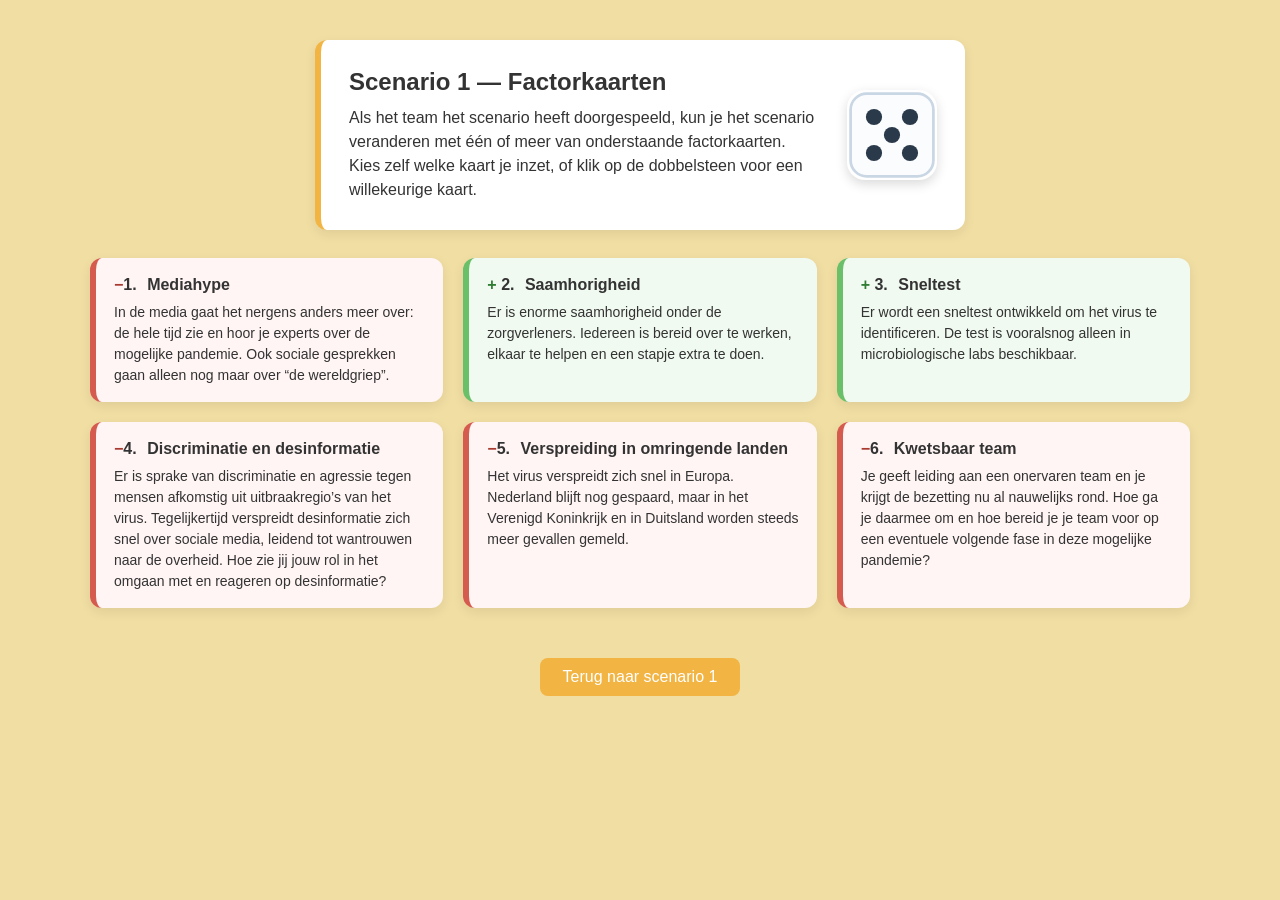
<file: factor_scenario1.html>
<!DOCTYPE html>
<html lang="nl">
<head>
  <meta charset="UTF-8">
  <meta name="viewport" content="width=device-width, initial-scale=1">
  <link rel="icon" type="image/png" href="favicon.png">
  <link rel="apple-touch-icon" href="apple-touch-icon.png">
  <title>Scenario 1 — Factorkaarten</title>

  <style>
    :root { --accent: #f2b443; --bg: #f1dea3; }
  </style>
  <link rel="stylesheet" href="factorkaarten.css">
</head>

<body>

  <!-- Intro-blok -->
  <div class="intro-card">
    <div class="intro-content">
      <div class="intro-text">
        <h1 class="intro-title">Scenario 1 — Factorkaarten</h1>
        <p class="intro-paragraph">
          Als het team het scenario heeft doorgespeeld, kun je het scenario veranderen met één of
          meer van onderstaande factorkaarten. <br>
          Kies zelf welke kaart je inzet, of klik op de dobbelsteen voor een willekeurige kaart.
        </p>
      </div>
      <svg id="dice" class="intro-image" viewBox="0 0 100 100" role="button" tabindex="0" aria-label="Dobbelsteen — klik om een willekeurige factorkaart te kiezen">
        <rect x="4" y="4" width="92" height="92" rx="18" fill="#fbfcfe" stroke="#c9d6e3" stroke-width="3"></rect>
        <circle class="pip" data-pip="tl" cx="30" cy="30" r="9"></circle>
        <circle class="pip" data-pip="tr" cx="70" cy="30" r="9"></circle>
        <circle class="pip" data-pip="ml" cx="30" cy="50" r="9"></circle>
        <circle class="pip" data-pip="mr" cx="70" cy="50" r="9"></circle>
        <circle class="pip" data-pip="bl" cx="30" cy="70" r="9"></circle>
        <circle class="pip" data-pip="br" cx="70" cy="70" r="9"></circle>
        <circle class="pip" data-pip="c" cx="50" cy="50" r="9"></circle>
      </svg>
    </div>
  </div>

  <!-- Grid met 6 kaarten -->
  <div class="grid">

    <div class="card neg">
      <div class="card-header"><span class="nr">1.</span> Mediahype</div>
      <p>
        In de media gaat het nergens anders meer over: de hele tijd zie en hoor je experts
        over de mogelijke pandemie. Ook sociale gesprekken gaan alleen nog maar over
        “de wereldgriep”.
      </p>
    </div>

    <div class="card pos">
      <div class="card-header"><span class="nr">2.</span> Saamhorigheid</div>
      <p>
        Er is enorme saamhorigheid onder de zorgverleners. Iedereen is bereid over te
        werken, elkaar te helpen en een stapje extra te doen.
      </p>
    </div>

    <div class="card pos">
      <div class="card-header"><span class="nr">3.</span> Sneltest</div>
      <p>
        Er wordt een sneltest ontwikkeld om het virus te identificeren. De test is
        vooralsnog alleen in microbiologische labs beschikbaar.
      </p>
    </div>

    <div class="card neg">
      <div class="card-header"><span class="nr">4.</span> Discriminatie en desinformatie</div>
      <p>
        Er is sprake van discriminatie en agressie tegen mensen afkomstig uit uitbraakregio’s
        van het virus. Tegelijkertijd verspreidt desinformatie zich snel over sociale media,
        leidend tot wantrouwen naar de overheid. Hoe zie jij jouw rol in het omgaan met en
        reageren op desinformatie?
      </p>
    </div>

    <div class="card neg">
      <div class="card-header"><span class="nr">5.</span> Verspreiding in omringende landen</div>
      <p>
        Het virus verspreidt zich snel in Europa. Nederland blijft nog gespaard, maar in
        het Verenigd Koninkrijk en in Duitsland worden steeds meer gevallen gemeld.
      </p>
    </div>

    <div class="card neg">
      <div class="card-header"><span class="nr">6.</span> Kwetsbaar team</div>
      <p>
        Je geeft leiding aan een onervaren team en je krijgt de bezetting nu al nauwelijks
        rond. Hoe ga je daarmee om en hoe bereid je je team voor op een eventuele volgende fase in deze mogelijke pandemie?
      </p>
    </div>

  </div>

  <!-- Navigatie -->
  <div class="nav-card">
    <div class="back-row">
      <a class="back-button" href="scenario1.html">Terug naar scenario 1</a>
    </div>
  </div>

  <script src="factorkaarten.js"></script>
</body>
</html>
</file>
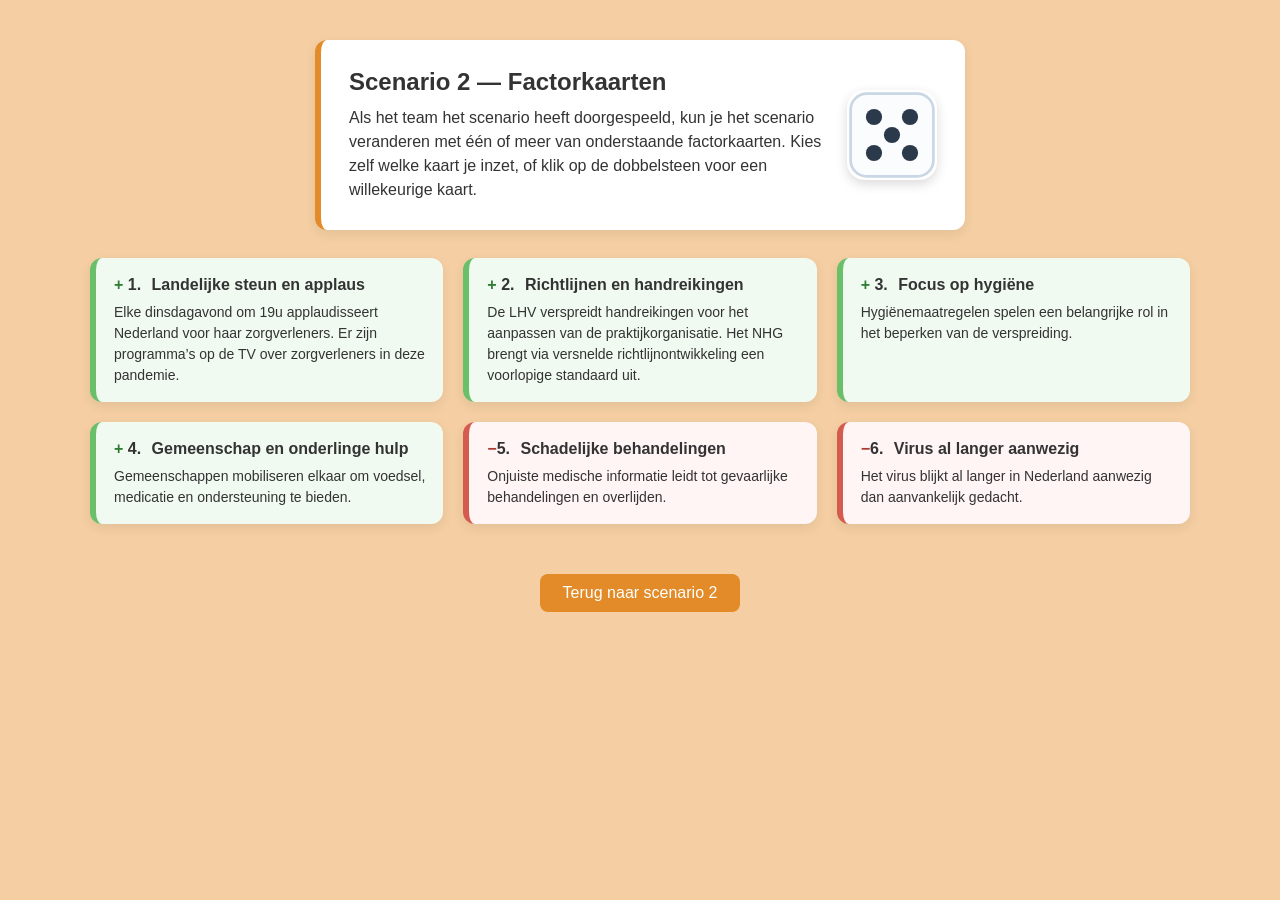
<file: factor_scenario2.html>
<!DOCTYPE html>
<html lang="nl">
<head>
  <meta charset="UTF-8">
  <meta name="viewport" content="width=device-width, initial-scale=1">
  <link rel="icon" type="image/png" href="favicon.png">
  <link rel="apple-touch-icon" href="apple-touch-icon.png">
  <title>Scenario 2 — Factorkaarten</title>

  <style>
    :root { --accent: #e28b28; --bg: #f5cfa3; }
  </style>
  <link rel="stylesheet" href="factorkaarten.css">
</head>

<body>

  <!-- Intro -->
  <div class="intro-card">
    <div class="intro-content">
      <div class="intro-text">
        <h1 class="intro-title">Scenario 2 — Factorkaarten</h1>
        <p class="intro-paragraph">
          Als het team het scenario heeft doorgespeeld, kun je het scenario veranderen met één of
          meer van onderstaande factorkaarten. Kies zelf welke kaart je inzet, of klik op de
          dobbelsteen voor een willekeurige kaart.
        </p>
      </div>
      <svg id="dice" class="intro-image" viewBox="0 0 100 100" role="button" tabindex="0" aria-label="Dobbelsteen — klik om een willekeurige factorkaart te kiezen">
        <rect x="4" y="4" width="92" height="92" rx="18" fill="#fbfcfe" stroke="#c9d6e3" stroke-width="3"></rect>
        <circle class="pip" data-pip="tl" cx="30" cy="30" r="9"></circle>
        <circle class="pip" data-pip="tr" cx="70" cy="30" r="9"></circle>
        <circle class="pip" data-pip="ml" cx="30" cy="50" r="9"></circle>
        <circle class="pip" data-pip="mr" cx="70" cy="50" r="9"></circle>
        <circle class="pip" data-pip="bl" cx="30" cy="70" r="9"></circle>
        <circle class="pip" data-pip="br" cx="70" cy="70" r="9"></circle>
        <circle class="pip" data-pip="c" cx="50" cy="50" r="9"></circle>
      </svg>
    </div>
  </div>

  <!-- Kaarten -->
  <div class="grid">

    <div class="card pos">
      <div class="card-header"><span class="nr">1.</span> Landelijke steun en applaus</div>
      <p>
        Elke dinsdagavond om 19u applaudisseert Nederland voor haar zorgverleners.
        Er zijn programma’s op de TV over zorgverleners in deze pandemie.
      </p>
    </div>

    <div class="card pos">
      <div class="card-header"><span class="nr">2.</span> Richtlijnen en handreikingen</div>
      <p>
        De LHV verspreidt handreikingen voor het aanpassen van de praktijkorganisatie.
        Het NHG brengt via versnelde richtlijnontwikkeling een voorlopige standaard uit.
      </p>
    </div>

    <div class="card pos">
      <div class="card-header"><span class="nr">3.</span> Focus op hygiëne</div>
      <p>
        Hygiënemaatregelen spelen een belangrijke rol in het beperken van de verspreiding.
      </p>
    </div>

    <div class="card pos">
      <div class="card-header"><span class="nr">4.</span> Gemeenschap en onderlinge hulp</div>
      <p>
        Gemeenschappen mobiliseren elkaar om voedsel, medicatie en ondersteuning te bieden.
      </p>
    </div>

    <div class="card neg">
      <div class="card-header"><span class="nr">5.</span> Schadelijke behandelingen</div>
      <p>
        Onjuiste medische informatie leidt tot gevaarlijke behandelingen en overlijden.
      </p>
    </div>

    <div class="card neg">
      <div class="card-header"><span class="nr">6.</span> Virus al langer aanwezig</div>
      <p>
        Het virus blijkt al langer in Nederland aanwezig dan aanvankelijk gedacht.
      </p>
    </div>

  </div>

  <!-- Navigatie -->
  <div class="nav-card">
    <div class="back-row">
      <a class="back-button" href="scenario2.html">Terug naar scenario 2</a>
    </div>
  </div>

  <script src="factorkaarten.js"></script>
</body>
</html>
</file>
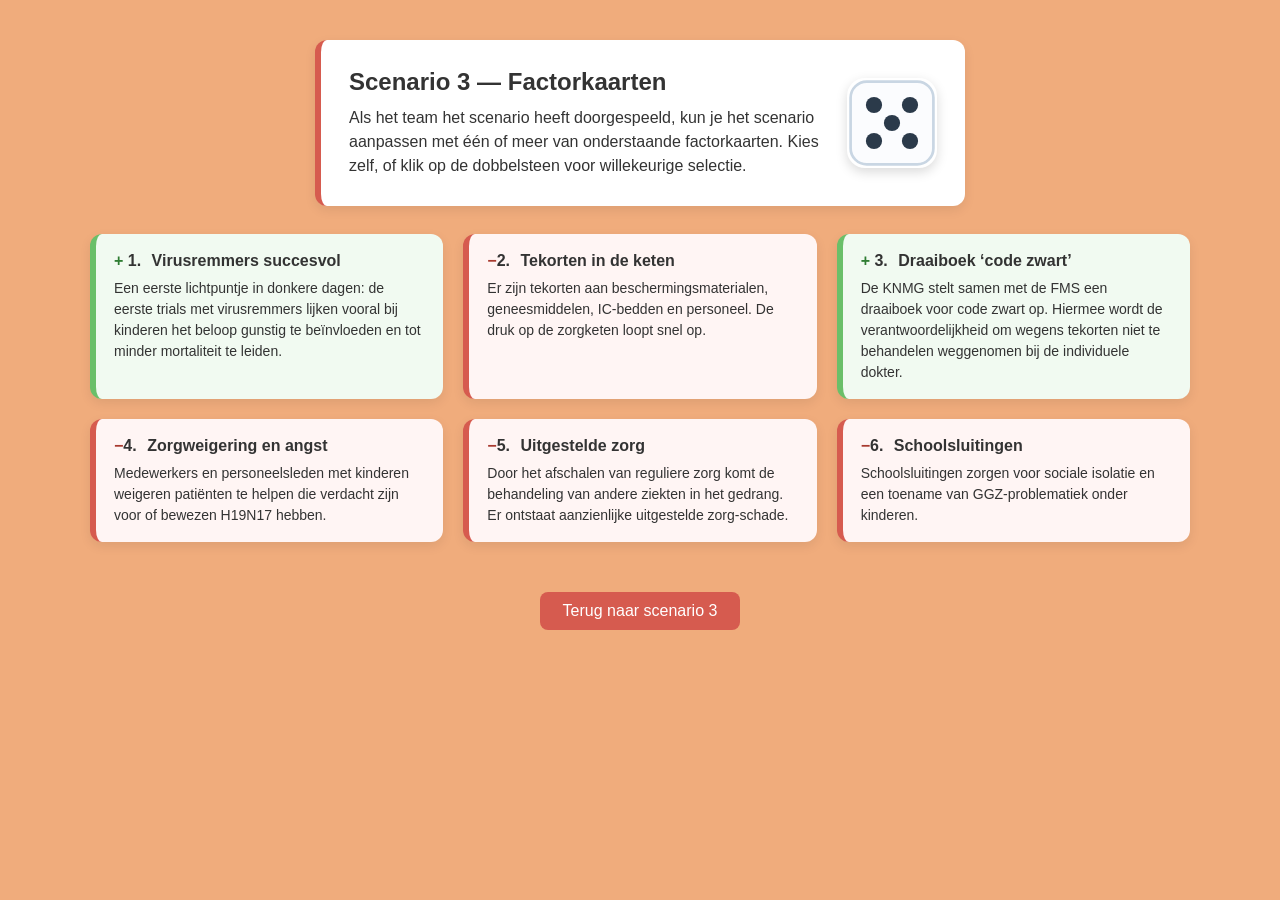
<file: factor_scenario3.html>
<!DOCTYPE html>
<html lang="nl">
<head>
  <meta charset="UTF-8">
  <meta name="viewport" content="width=device-width, initial-scale=1">
  <link rel="icon" type="image/png" href="favicon.png">
  <link rel="apple-touch-icon" href="apple-touch-icon.png">
  <title>Scenario 3 — Factorkaarten</title>

  <style>
    :root { --accent: #d65b4f; --bg: #f0ac7c; }
  </style>
  <link rel="stylesheet" href="factorkaarten.css">
</head>

<body>

  <!-- Intro -->
  <div class="intro-card">
    <div class="intro-content">
      <div class="intro-text">
        <h1 class="intro-title">Scenario 3 — Factorkaarten</h1>
        <p class="intro-paragraph">
          Als het team het scenario heeft doorgespeeld, kun je het scenario aanpassen met één of meer van onderstaande factorkaarten.
          Kies zelf, of klik op de dobbelsteen voor willekeurige selectie.
        </p>
      </div>
      <svg id="dice" class="intro-image" viewBox="0 0 100 100" role="button" tabindex="0" aria-label="Dobbelsteen — klik om een willekeurige factorkaart te kiezen">
        <rect x="4" y="4" width="92" height="92" rx="18" fill="#fbfcfe" stroke="#c9d6e3" stroke-width="3"></rect>
        <circle class="pip" data-pip="tl" cx="30" cy="30" r="9"></circle>
        <circle class="pip" data-pip="tr" cx="70" cy="30" r="9"></circle>
        <circle class="pip" data-pip="ml" cx="30" cy="50" r="9"></circle>
        <circle class="pip" data-pip="mr" cx="70" cy="50" r="9"></circle>
        <circle class="pip" data-pip="bl" cx="30" cy="70" r="9"></circle>
        <circle class="pip" data-pip="br" cx="70" cy="70" r="9"></circle>
        <circle class="pip" data-pip="c" cx="50" cy="50" r="9"></circle>
      </svg>
    </div>
  </div>

  <!-- Grid -->
  <div class="grid">

    <div class="card pos">
      <div class="card-header"><span class="nr">1.</span> Virusremmers succesvol</div>
      <p>
        Een eerste lichtpuntje in donkere dagen: de eerste trials met virusremmers lijken vooral bij kinderen
        het beloop gunstig te beïnvloeden en tot minder mortaliteit te leiden.
      </p>
    </div>

    <div class="card neg">
      <div class="card-header"><span class="nr">2.</span> Tekorten in de keten</div>
      <p>
        Er zijn tekorten aan beschermingsmaterialen, geneesmiddelen, IC-bedden en personeel. De druk op de zorgketen loopt snel op.
      </p>
    </div>

    <div class="card pos">
      <div class="card-header"><span class="nr">3.</span> Draaiboek ‘code zwart’</div>
      <p>
        De KNMG stelt samen met de FMS een draaiboek voor code zwart op. Hiermee wordt de verantwoordelijkheid om wegens tekorten
        niet te behandelen weggenomen bij de individuele dokter.
      </p>
    </div>

    <div class="card neg">
      <div class="card-header"><span class="nr">4.</span> Zorgweigering en angst</div>
      <p>
        Medewerkers en personeelsleden met kinderen weigeren patiënten te helpen die verdacht zijn voor of bewezen H19N17 hebben.
      </p>
    </div>

    <div class="card neg">
      <div class="card-header"><span class="nr">5.</span> Uitgestelde zorg</div>
      <p>
        Door het afschalen van reguliere zorg komt de behandeling van andere ziekten in het gedrang.
        Er ontstaat aanzienlijke uitgestelde zorg-schade.
      </p>
    </div>

    <div class="card neg">
      <div class="card-header"><span class="nr">6.</span> Schoolsluitingen</div>
      <p>
        Schoolsluitingen zorgen voor sociale isolatie en een toename van GGZ-problematiek onder kinderen.
      </p>
    </div>

  </div>

  <!-- Navigatie -->
  <div class="nav-card">
    <div class="back-row">
      <a class="back-button" href="scenario3.html">Terug naar scenario 3</a>
    </div>
  </div>

  <script src="factorkaarten.js"></script>
</body>
</html>
</file>
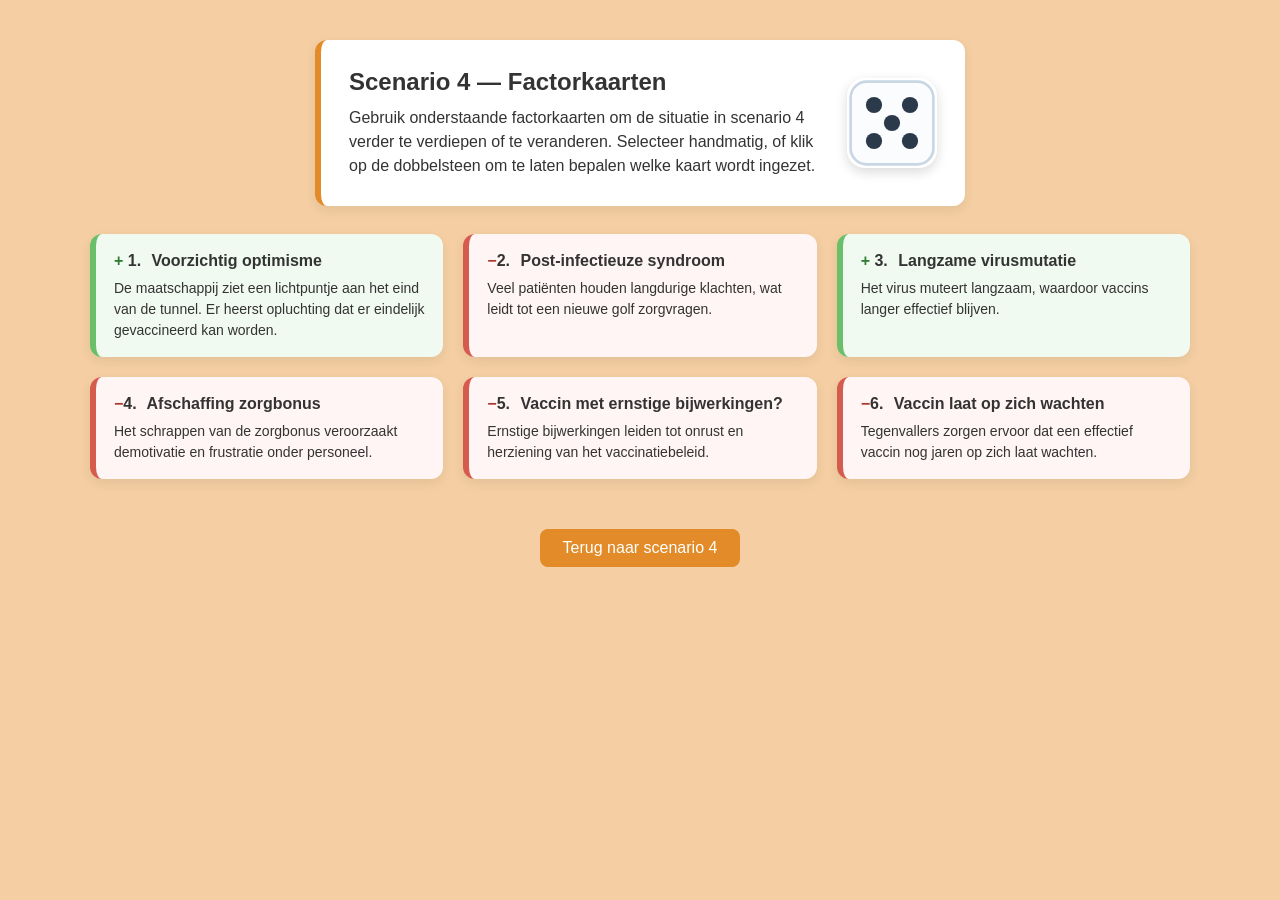
<file: factor_scenario4.html>
<!DOCTYPE html>
<html lang="nl">
<head>
  <meta charset="UTF-8">
  <meta name="viewport" content="width=device-width, initial-scale=1">
  <link rel="icon" type="image/png" href="favicon.png">
  <link rel="apple-touch-icon" href="apple-touch-icon.png">
  <title>Scenario 4 — Factorkaarten</title>

  <style>
    :root { --accent: #e28b28; --bg: #f5cfa3; }
  </style>
  <link rel="stylesheet" href="factorkaarten.css">
</head>

<body>

  <!-- Intro -->
  <div class="intro-card">
    <div class="intro-content">
      <div class="intro-text">
        <h1 class="intro-title">Scenario 4 — Factorkaarten</h1>
        <p class="intro-paragraph">
          Gebruik onderstaande factorkaarten om de situatie in scenario 4 verder te verdiepen
          of te veranderen. Selecteer handmatig, of klik op de dobbelsteen om te laten bepalen
          welke kaart wordt ingezet.
        </p>
      </div>
      <svg id="dice" class="intro-image" viewBox="0 0 100 100" role="button" tabindex="0" aria-label="Dobbelsteen — klik om een willekeurige factorkaart te kiezen">
        <rect x="4" y="4" width="92" height="92" rx="18" fill="#fbfcfe" stroke="#c9d6e3" stroke-width="3"></rect>
        <circle class="pip" data-pip="tl" cx="30" cy="30" r="9"></circle>
        <circle class="pip" data-pip="tr" cx="70" cy="30" r="9"></circle>
        <circle class="pip" data-pip="ml" cx="30" cy="50" r="9"></circle>
        <circle class="pip" data-pip="mr" cx="70" cy="50" r="9"></circle>
        <circle class="pip" data-pip="bl" cx="30" cy="70" r="9"></circle>
        <circle class="pip" data-pip="br" cx="70" cy="70" r="9"></circle>
        <circle class="pip" data-pip="c" cx="50" cy="50" r="9"></circle>
      </svg>
    </div>
  </div>

  <!-- Grid -->
  <div class="grid">

    <div class="card pos">
      <div class="card-header"><span class="nr">1.</span> Voorzichtig optimisme</div>
      <p>
        De maatschappij ziet een lichtpuntje aan het eind van de tunnel. Er heerst opluchting
        dat er eindelijk gevaccineerd kan worden.
      </p>
    </div>

    <div class="card neg">
      <div class="card-header"><span class="nr">2.</span> Post-infectieuze syndroom</div>
      <p>
        Veel patiënten houden langdurige klachten, wat leidt tot een nieuwe golf zorgvragen.
      </p>
    </div>

    <div class="card pos">
      <div class="card-header"><span class="nr">3.</span> Langzame virusmutatie</div>
      <p>
        Het virus muteert langzaam, waardoor vaccins langer effectief blijven.
      </p>
    </div>

    <div class="card neg">
      <div class="card-header"><span class="nr">4.</span> Afschaffing zorgbonus</div>
      <p>
        Het schrappen van de zorgbonus veroorzaakt demotivatie en frustratie onder personeel.
      </p>
    </div>

    <div class="card neg">
      <div class="card-header"><span class="nr">5.</span> Vaccin met ernstige bijwerkingen?</div>
      <p>
        Ernstige bijwerkingen leiden tot onrust en herziening van het vaccinatiebeleid.
      </p>
    </div>

    <div class="card neg">
      <div class="card-header"><span class="nr">6.</span> Vaccin laat op zich wachten</div>
      <p>
        Tegenvallers zorgen ervoor dat een effectief vaccin nog jaren op zich laat wachten.
      </p>
    </div>

  </div>

  <!-- Navigatie -->
  <div class="nav-card">
    <div class="back-row">
      <a class="back-button" href="scenario4.html">Terug naar scenario 4</a>
    </div>
  </div>

  <script src="factorkaarten.js"></script>
</body>
</html>
</file>
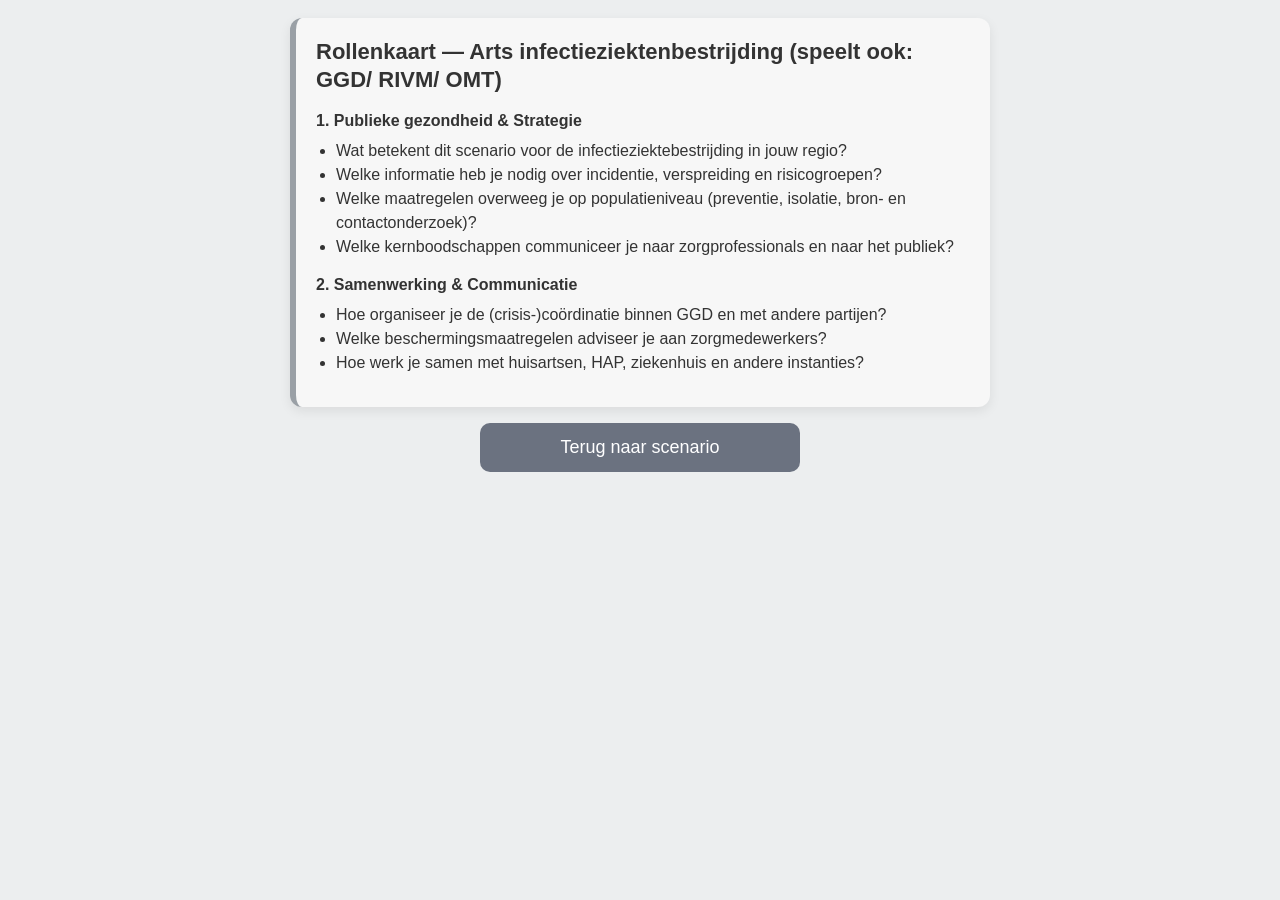
<file: ggd.html>
<!DOCTYPE html>
<html lang="nl">
<head>
  <meta charset="UTF-8">
  <meta name="viewport" content="width=device-width, initial-scale=1.0">
  <link rel="icon" type="image/png" href="favicon.png">
  <link rel="apple-touch-icon" href="apple-touch-icon.png">
<link rel="stylesheet" href="style.css">
  <title>Rollenkaart — Arts infectieziektenbestrijding</title>
</head>

<body>

  <div class="card">
    <h1>Rollenkaart — Arts infectieziektenbestrijding (speelt ook: GGD/ RIVM/ OMT)</h1>

    <p class="subhead">1. Publieke gezondheid &amp; Strategie</p>
    <ul>
      <li>Wat betekent dit scenario voor de infectieziektebestrijding in jouw regio?</li>
      <li>Welke informatie heb je nodig over incidentie, verspreiding en risicogroepen?</li>
      <li>Welke maatregelen overweeg je op populatieniveau (preventie, isolatie, bron- en contactonderzoek)?</li>
      <li>Welke kernboodschappen communiceer je naar zorgprofessionals en naar het publiek?</li>
    </ul>

    <p class="subhead">2. Samenwerking &amp; Communicatie</p>
    <ul>
      <li>Hoe organiseer je de (crisis-)coördinatie binnen GGD en met andere partijen?</li>
      <li>Welke beschermingsmaatregelen adviseer je aan zorgmedewerkers?</li>
      <li>Hoe werk je samen met huisartsen, HAP, ziekenhuis en andere instanties?</li>
    </ul>
  </div>

  <div class="nav-card">
    <button onclick="history.back()">Terug naar scenario</button>
  </div>

  <script src="rolkaart.js"></script>
</body>
</html>
</file>
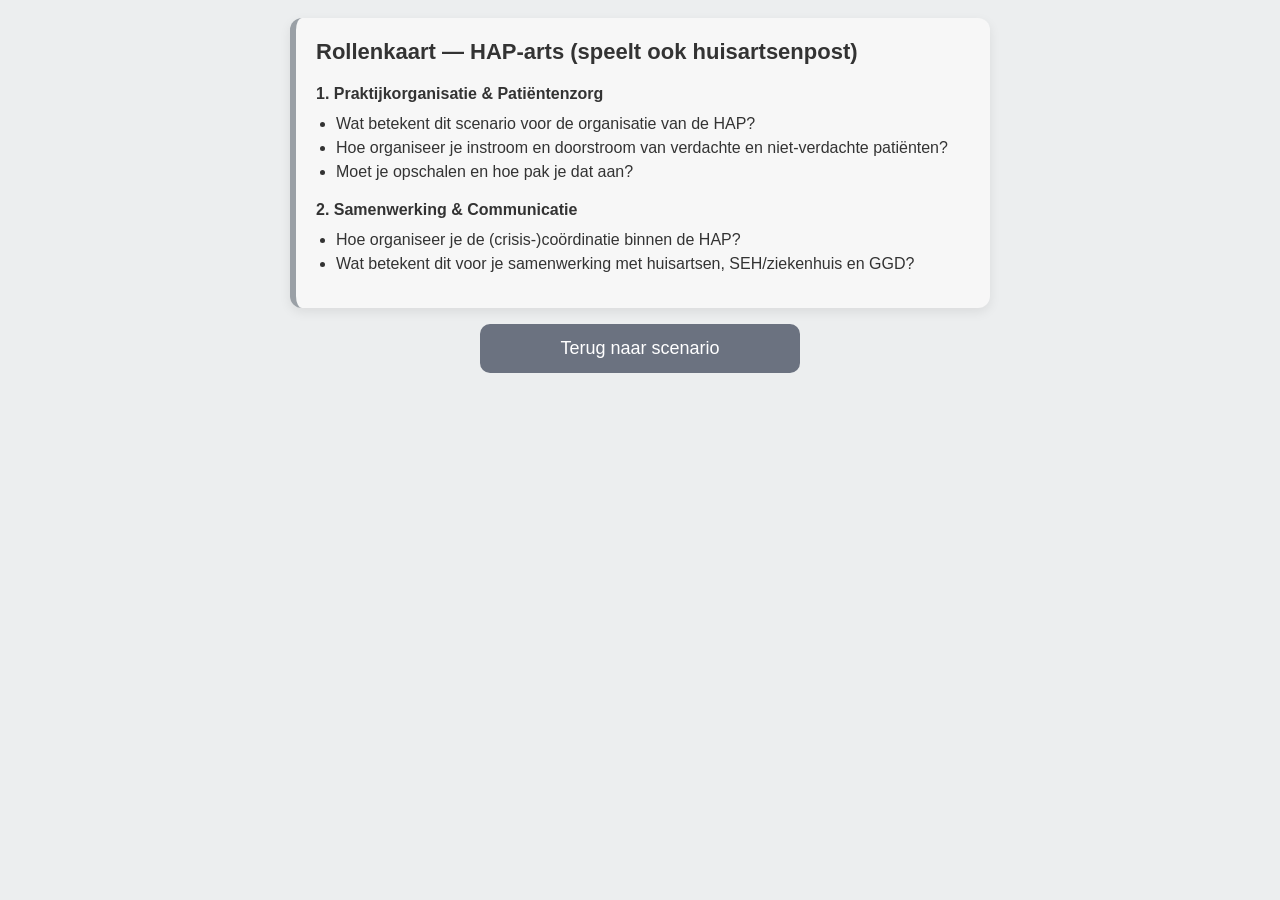
<file: HAP.html>
<!DOCTYPE html>
<html lang="nl">
<head>
  <meta charset="UTF-8">
  <meta name="viewport" content="width=device-width, initial-scale=1.0">
<link rel="stylesheet" href="style.css">

  <title>Rollenkaart — HAP-arts</title>
</head>

<body>

  <div class="card">
    <h1>Rollenkaart — HAP-arts (speelt ook huisartsenpost)</h1>

    <p class="subhead">1. Praktijkorganisatie &amp; Patiëntenzorg</p>
    <ul>
      <li>Wat betekent dit scenario voor de organisatie van de HAP?</li>
      <li>Hoe organiseer je instroom en doorstroom van verdachte en niet-verdachte patiënten?</li>
      <li>Moet je opschalen en hoe pak je dat aan?</li>
    </ul>

    <p class="subhead">2. Samenwerking &amp; Communicatie</p>
    <ul>
      <li>Hoe organiseer je de (crisis-)coördinatie binnen de HAP?</li>
      <li>Wat betekent dit voor je samenwerking met huisartsen, SEH/ziekenhuis en GGD?</li>
    </ul>
  </div>

  <div class="nav-card">
    <button onclick="history.back()">Terug naar scenario</button>
  </div>

</body>
</html>
</file>
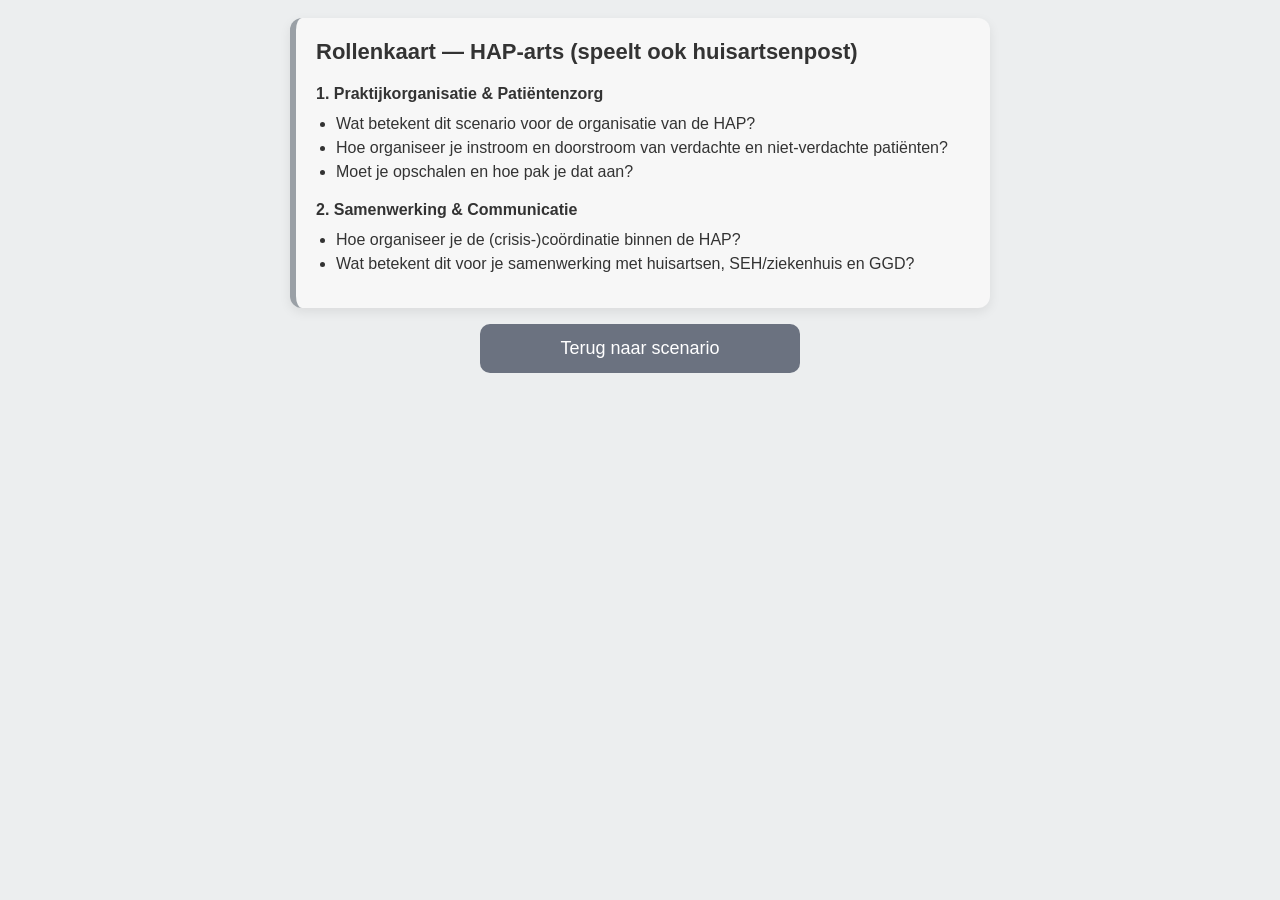
<file: hap.html>
<!DOCTYPE html>
<html lang="nl">
<head>
  <meta charset="UTF-8">
  <meta name="viewport" content="width=device-width, initial-scale=1.0">
  <link rel="icon" type="image/png" href="favicon.png">
  <link rel="apple-touch-icon" href="apple-touch-icon.png">
<link rel="stylesheet" href="style.css">

  <title>Rollenkaart — HAP-arts</title>
</head>

<body>

  <div class="card">
    <h1>Rollenkaart — HAP-arts (speelt ook huisartsenpost)</h1>

    <p class="subhead">1. Praktijkorganisatie &amp; Patiëntenzorg</p>
    <ul>
      <li>Wat betekent dit scenario voor de organisatie van de HAP?</li>
      <li>Hoe organiseer je instroom en doorstroom van verdachte en niet-verdachte patiënten?</li>
      <li>Moet je opschalen en hoe pak je dat aan?</li>
    </ul>

    <p class="subhead">2. Samenwerking &amp; Communicatie</p>
    <ul>
      <li>Hoe organiseer je de (crisis-)coördinatie binnen de HAP?</li>
      <li>Wat betekent dit voor je samenwerking met huisartsen, SEH/ziekenhuis en GGD?</li>
    </ul>
  </div>

  <div class="nav-card">
    <button onclick="history.back()">Terug naar scenario</button>
  </div>

  <script src="rolkaart.js"></script>
</body>
</html>
</file>
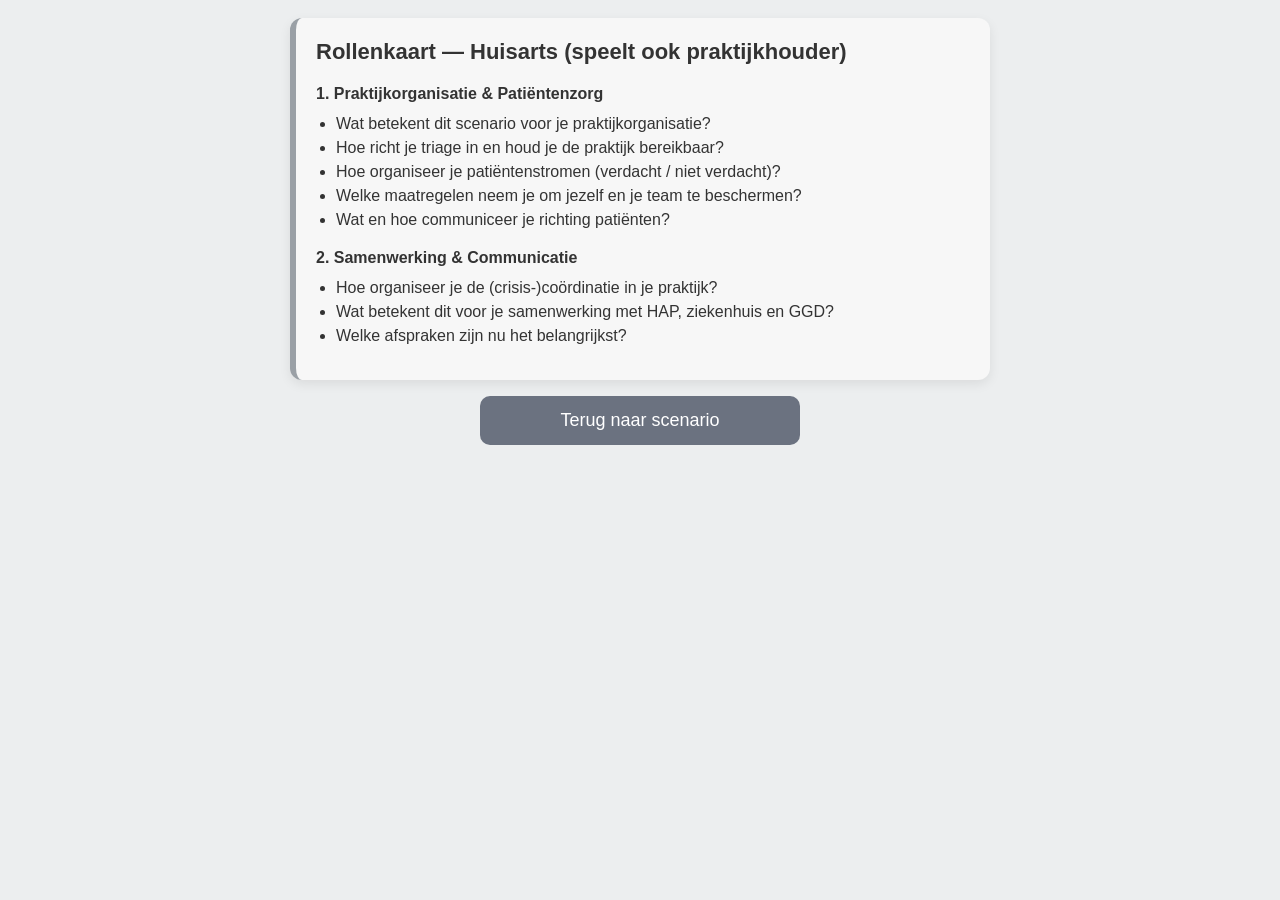
<file: huisarts.html>
<!DOCTYPE html>
<html lang="nl">
<head>
  <meta charset="UTF-8">
  <meta name="viewport" content="width=device-width, initial-scale=1.0">
  <link rel="icon" type="image/png" href="favicon.png">
  <link rel="apple-touch-icon" href="apple-touch-icon.png">
<link rel="stylesheet" href="style.css">

  <title>Rollenkaart — Huisarts</title>
</head>

<body>

  <div class="card">
    <h1>Rollenkaart — Huisarts (speelt ook praktijkhouder)</h1>

    <p class="subhead">1. Praktijkorganisatie &amp; Patiëntenzorg</p>
    <ul>
      <li>Wat betekent dit scenario voor je praktijkorganisatie?</li>
      <li>Hoe richt je triage in en houd je de praktijk bereikbaar?</li>
      <li>Hoe organiseer je patiëntenstromen (verdacht / niet verdacht)?</li>
      <li>Welke maatregelen neem je om jezelf en je team te beschermen?</li>
      <li>Wat en hoe communiceer je richting patiënten?</li>
    </ul>

    <p class="subhead">2. Samenwerking &amp; Communicatie</p>
    <ul>
      <li>Hoe organiseer je de (crisis-)coördinatie in je praktijk?</li>
      <li>Wat betekent dit voor je samenwerking met HAP, ziekenhuis en GGD?</li>
      <li>Welke afspraken zijn nu het belangrijkst?</li>
    </ul>
  </div>

  <div class="nav-card">
    <button onclick="history.back()">Terug naar scenario</button>
  </div>

  <script src="rolkaart.js"></script>
</body>
</html>
</file>
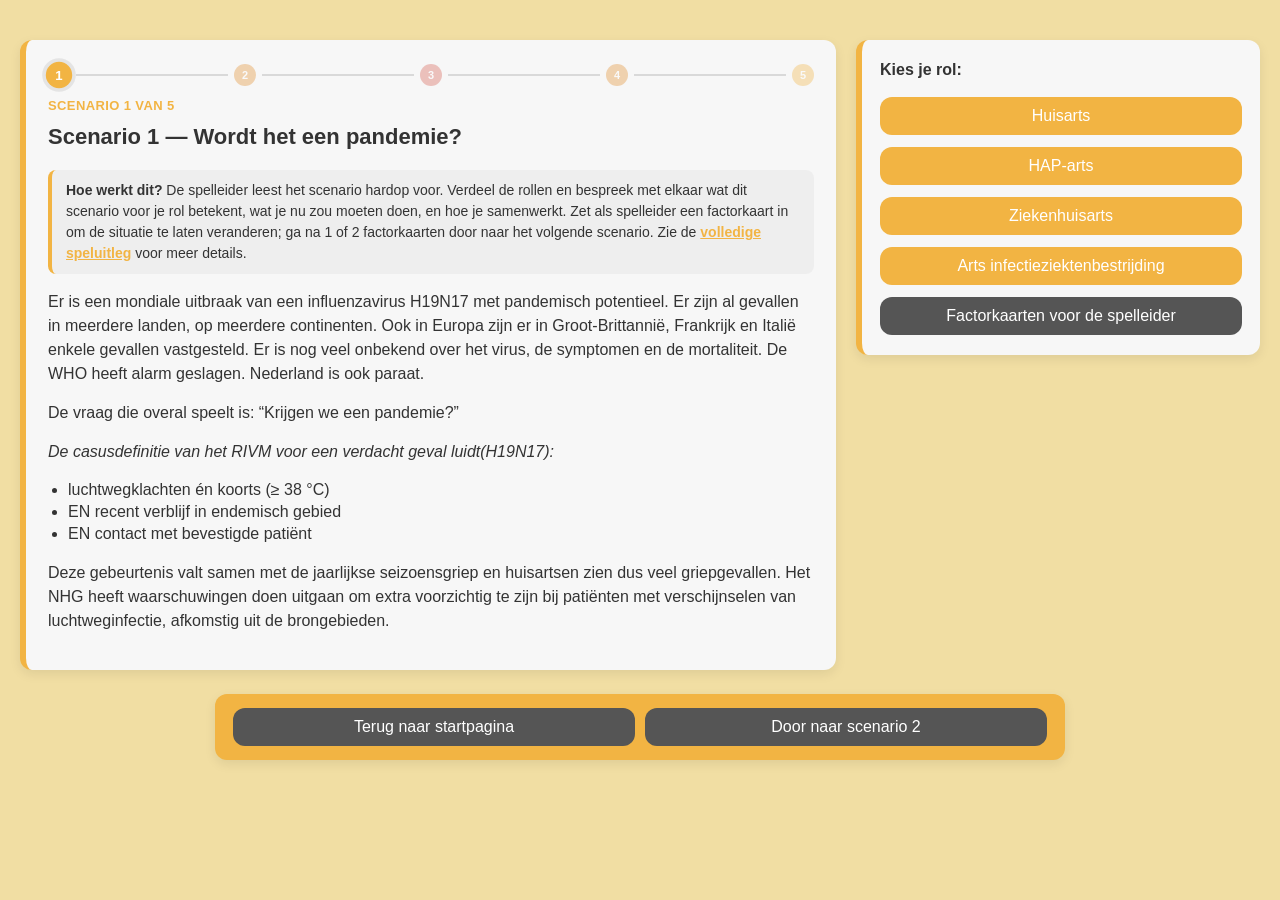
<file: scenario1.html>
<!DOCTYPE html>
<html lang="nl">
<head>
  <meta charset="UTF-8">
  <meta name="viewport" content="width=device-width, initial-scale=1">
  <link rel="icon" type="image/png" href="favicon.png">
  <link rel="apple-touch-icon" href="apple-touch-icon.png">
  <title>Scenario 1 — Wordt het een pandemie?</title>

  <style>
    :root { --accent: #f2b443; --bg: #f1dea3; }
  </style>
  <link rel="stylesheet" href="scenario.css">
</head>

<body>

  <div class="main-row">

    <div class="scenario-card">
      <div class="stepper" aria-hidden="true">
        <span class="step step-1 current">1</span>
        <span class="connector"></span>
        <span class="step step-2">2</span>
        <span class="connector"></span>
        <span class="step step-3">3</span>
        <span class="connector"></span>
        <span class="step step-4">4</span>
        <span class="connector"></span>
        <span class="step step-5">5</span>
      </div>
      <p class="progress">Scenario 1 van 5</p>
      <h1>Scenario 1 — Wordt het een pandemie?</h1>

      <div class="howto-box">
        <strong>Hoe werkt dit?</strong> De spelleider leest het scenario hardop voor. Verdeel de rollen en bespreek met elkaar wat dit scenario voor je rol betekent, wat je nu zou moeten doen, en hoe je samenwerkt. Zet als spelleider een factorkaart in om de situatie te laten veranderen; ga na 1 of 2 factorkaarten door naar het volgende scenario. Zie de <a href="uitleg.html">volledige speluitleg</a> voor meer details.
      </div>

      <p>
        Er is een mondiale uitbraak van een influenzavirus H19N17 met pandemisch potentieel.
        Er zijn al gevallen in meerdere landen, op meerdere continenten. Ook in Europa zijn er in Groot-Brittannië, Frankrijk en Italië enkele gevallen vastgesteld. Er is nog veel onbekend over het virus, de symptomen en de mortaliteit. De WHO heeft alarm geslagen. Nederland is ook paraat.
      </p>

     

      <p>
 De vraag die overal speelt is: “Krijgen we een pandemie?”
      </p>

      <p>

<em>De casusdefinitie van het RIVM voor een verdacht geval luidt(H19N17):</em></p>

      <ul>
        <li>luchtwegklachten én koorts (≥ 38 °C)</li>
        <li>EN recent verblijf in endemisch gebied</li>
        <li>EN contact met bevestigde patiënt</li>
      </ul>
</p>

<p>
       Deze gebeurtenis valt samen met de jaarlijkse seizoensgriep en huisartsen zien dus veel griepgevallen. Het NHG heeft waarschuwingen doen uitgaan om extra voorzichtig te zijn bij patiënten met verschijnselen van luchtweginfectie, afkomstig uit de brongebieden.  
  </p>
    </div>

    <div class="roles-card">
      <p><strong>Kies je rol:</strong></p>

      <a class="role-btn" href="huisarts.html?van=1">Huisarts</a>
      <a class="role-btn" href="hap.html?van=1">HAP-arts</a>
      <a class="role-btn" href="ziekenhuis.html?van=1">Ziekenhuisarts</a>
      <a class="role-btn" href="ggd.html?van=1">Arts infectieziektenbestrijding</a>
      <a class="spelleider-btn" href="factor_scenario1.html">Factorkaarten voor de spelleider</a>
    </div>

  </div>

  <div class="nav-card">
    <div class="back-row">
      <a class="back-button" href="index.html">Terug naar startpagina</a>
      <a class="back-button" href="scenario2.html">Door naar scenario 2</a>
    </div>
  </div>

</body>
</html>
</file>
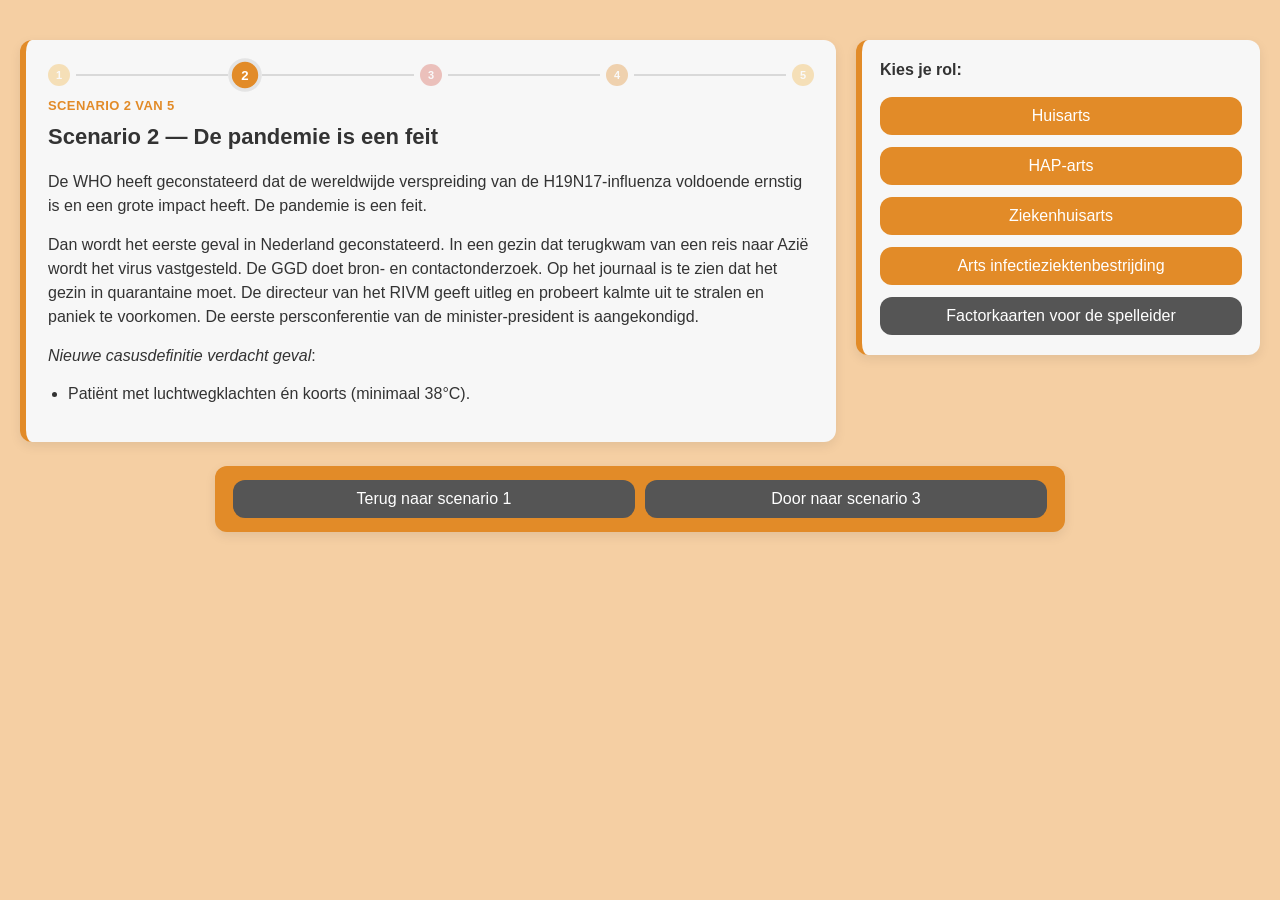
<file: scenario2.html>
<!DOCTYPE html>
<html lang="nl">
<head>
  <meta charset="UTF-8">
  <meta name="viewport" content="width=device-width, initial-scale=1">
  <link rel="icon" type="image/png" href="favicon.png">
  <link rel="apple-touch-icon" href="apple-touch-icon.png">
  <title>Scenario 2 — De pandemie is een feit</title>

  <style>
    :root { --accent: #e28b28; --bg: #f5cfa3; }
  </style>
  <link rel="stylesheet" href="scenario.css">
</head>

<body>

  <!-- SCENARIO + ROLLEN -->
  <div class="main-row">

    <!-- Scenario -->
    <div class="scenario-card">
      <div class="stepper" aria-hidden="true">
        <span class="step step-1">1</span>
        <span class="connector"></span>
        <span class="step step-2 current">2</span>
        <span class="connector"></span>
        <span class="step step-3">3</span>
        <span class="connector"></span>
        <span class="step step-4">4</span>
        <span class="connector"></span>
        <span class="step step-5">5</span>
      </div>
      <p class="progress">Scenario 2 van 5</p>
      <h1>Scenario 2 — De pandemie is een feit</h1>

      <p>
        De WHO heeft geconstateerd dat de wereldwijde verspreiding van de H19N17-influenza
        voldoende ernstig is en een grote impact heeft. De pandemie is een feit.
      </p>

      <p>
        Dan wordt het eerste geval in Nederland geconstateerd. In een gezin dat terugkwam van
        een reis naar Azië wordt het virus vastgesteld. De GGD doet bron- en contactonderzoek.
        Op het journaal is te zien dat het gezin in quarantaine moet. De directeur van het
        RIVM geeft uitleg en probeert kalmte uit te stralen en paniek te voorkomen. De eerste
        persconferentie van de minister-president is aangekondigd.
      </p>

      <p class="case-title"><em>Nieuwe casusdefinitie verdacht geval</em>:</p>

      <ul>
        <li>Patiënt met luchtwegklachten én koorts (minimaal 38°C).</li>
      </ul>
    </div>

    <!-- Rollen -->
    <div class="roles-card">
      <p><strong>Kies je rol:</strong></p>

      <a class="role-btn" href="huisarts.html?van=2">Huisarts</a>
      <a class="role-btn" href="hap.html?van=2">HAP-arts</a>
      <a class="role-btn" href="ziekenhuis.html?van=2">Ziekenhuisarts</a>
      <a class="role-btn" href="ggd.html?van=2">Arts infectieziektenbestrijding</a>
      <a class="spelleider-btn" href="factor_scenario2.html">Factorkaarten voor de spelleider</a>
    </div>

  </div>

  <!-- Navigatie -->
  <div class="nav-card">
    <div class="back-row">
      <a class="back-button" href="scenario1.html">Terug naar scenario 1</a>
      <a class="back-button" href="scenario3.html">Door naar scenario 3</a>
    </div>
  </div>

</body>
</html>
</file>
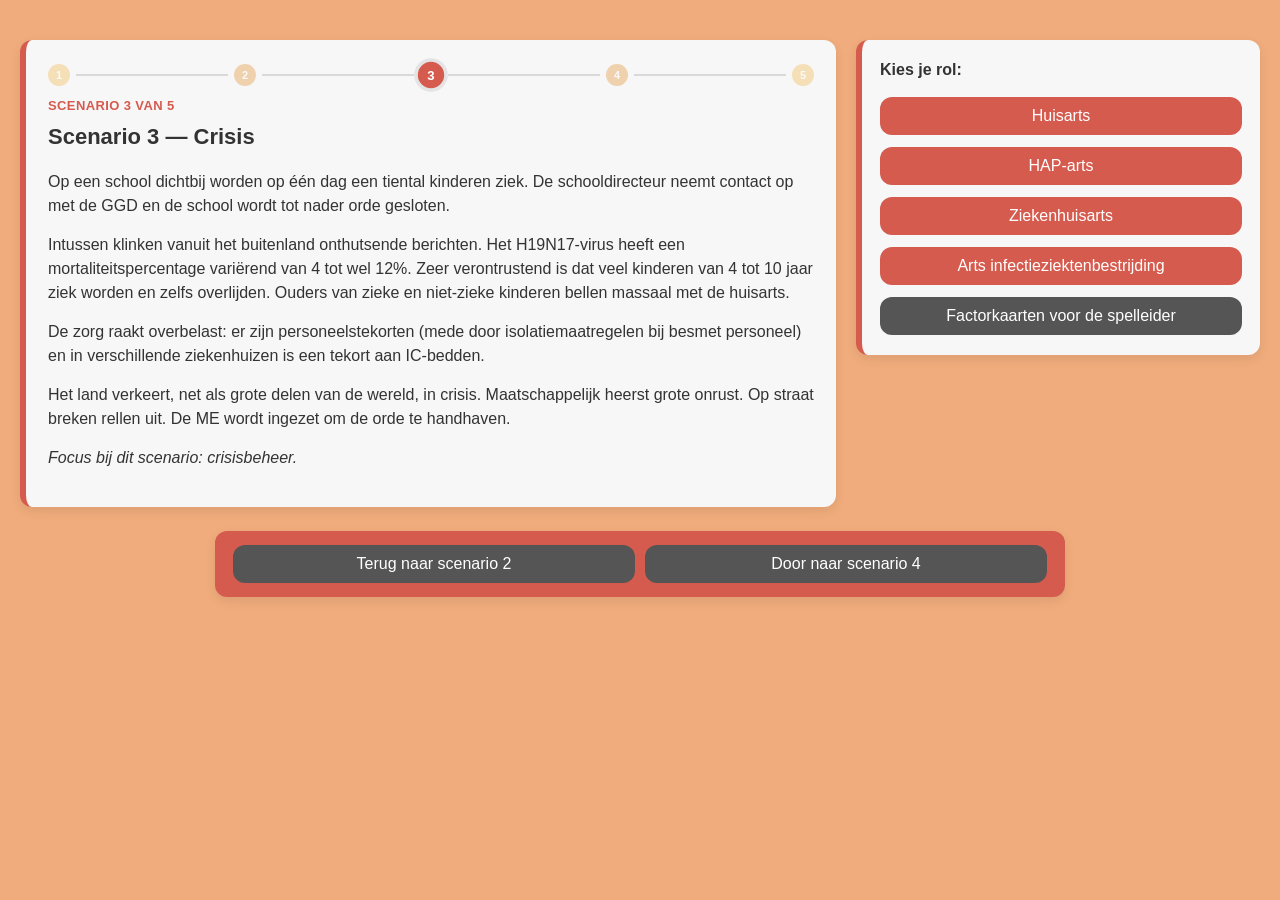
<file: scenario3.html>
<!DOCTYPE html>
<html lang="nl">
<head>
  <meta charset="UTF-8">
  <meta name="viewport" content="width=device-width, initial-scale=1">
  <link rel="icon" type="image/png" href="favicon.png">
  <link rel="apple-touch-icon" href="apple-touch-icon.png">
  <title>Scenario 3 — Crisis</title>

  <style>
    :root { --accent: #d65b4f; --bg: #f0ac7c; }
  </style>
  <link rel="stylesheet" href="scenario.css">
</head>

<body>

  <div class="main-row">

    <div class="scenario-card">
      <div class="stepper" aria-hidden="true">
        <span class="step step-1">1</span>
        <span class="connector"></span>
        <span class="step step-2">2</span>
        <span class="connector"></span>
        <span class="step step-3 current">3</span>
        <span class="connector"></span>
        <span class="step step-4">4</span>
        <span class="connector"></span>
        <span class="step step-5">5</span>
      </div>
      <p class="progress">Scenario 3 van 5</p>
      <h1>Scenario 3 — Crisis</h1>

      <p>
        Op een school dichtbij worden op één dag een tiental kinderen ziek.
        De schooldirecteur neemt contact op met de GGD en de school wordt tot nader orde gesloten.
      </p>

      <p>
        Intussen klinken vanuit het buitenland onthutsende berichten. Het H19N17-virus heeft een mortaliteitspercentage variërend van 4 tot wel 12%.
        Zeer verontrustend is dat veel kinderen van 4 tot 10 jaar ziek worden en zelfs overlijden.
        Ouders van zieke en niet-zieke kinderen bellen massaal met de huisarts.
      </p>

      <p>
        De zorg raakt overbelast: er zijn personeelstekorten (mede door isolatiemaatregelen bij besmet personeel)
        en in verschillende ziekenhuizen is een tekort aan IC-bedden.
      </p>

      <p>
        Het land verkeert, net als grote delen van de wereld, in crisis. Maatschappelijk heerst grote onrust.
        Op straat breken rellen uit. De ME wordt ingezet om de orde te handhaven.
      </p>

      <p><em>Focus bij dit scenario: crisisbeheer.</em></p>
    </div>

    <div class="roles-card">
      <p><strong>Kies je rol:</strong></p>

      <a class="role-btn" href="huisarts.html?van=3">Huisarts</a>
      <a class="role-btn" href="hap.html?van=3">HAP-arts</a>
      <a class="role-btn" href="ziekenhuis.html?van=3">Ziekenhuisarts</a>
      <a class="role-btn" href="ggd.html?van=3">Arts infectieziektenbestrijding</a>
      <a class="spelleider-btn" href="factor_scenario3.html">Factorkaarten voor de spelleider</a>
    </div>

  </div>

  <div class="nav-card">
    <div class="back-row">
      <a class="back-button" href="scenario2.html">Terug naar scenario 2</a>
      <a class="back-button" href="scenario4.html">Door naar scenario 4</a>
    </div>
  </div>

</body>
</html>
</file>
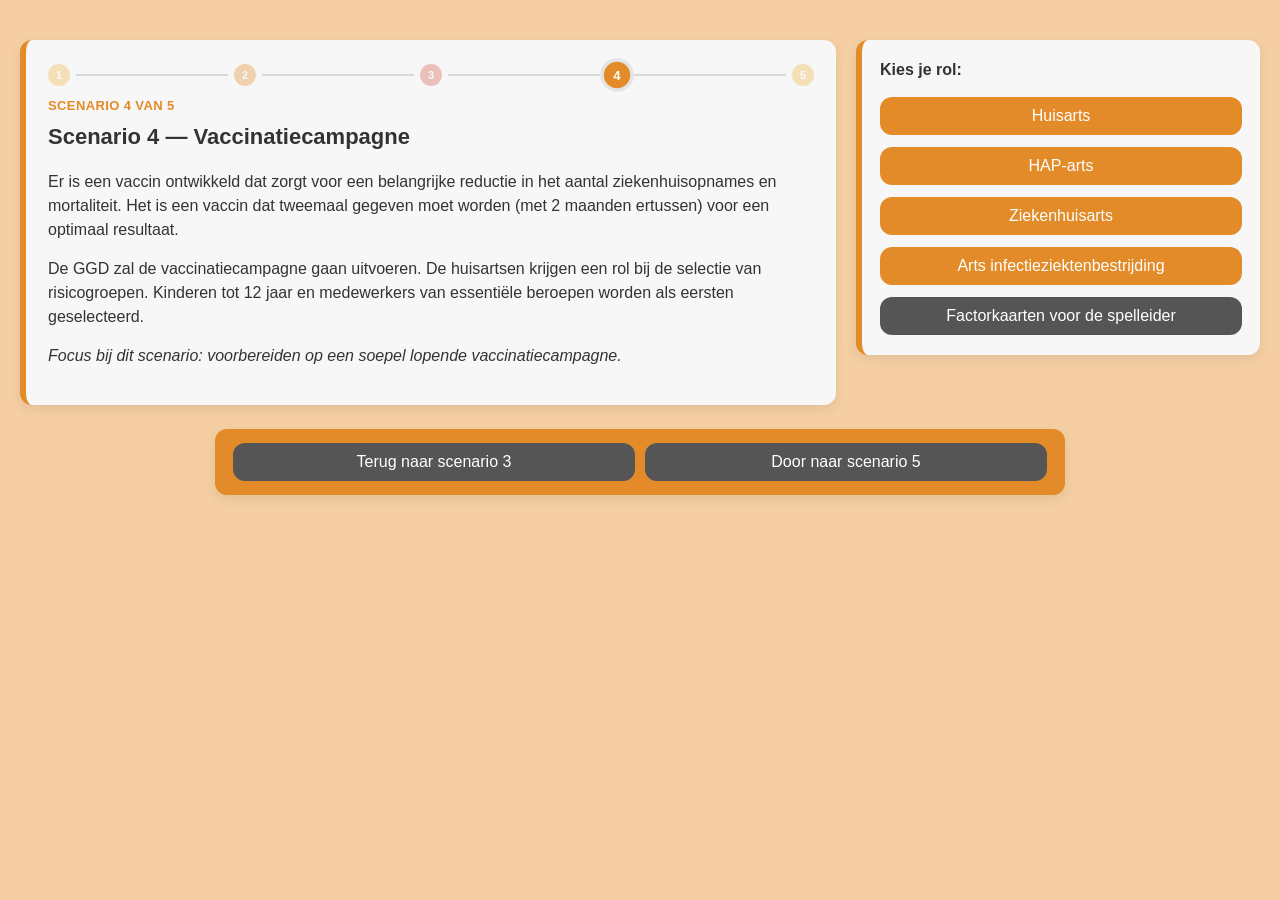
<file: scenario4.html>
<!DOCTYPE html>
<html lang="nl">
<head>
  <meta charset="UTF-8">
  <meta name="viewport" content="width=device-width, initial-scale=1">
  <link rel="icon" type="image/png" href="favicon.png">
  <link rel="apple-touch-icon" href="apple-touch-icon.png">
  <title>Scenario 4 — Vaccinatiecampagne voorbereiden</title>

  <style>
    :root { --accent: #e28b28; --bg: #f5cfa3; }
  </style>
  <link rel="stylesheet" href="scenario.css">
</head>

<body>

  <div class="main-row">

    <div class="scenario-card">
      <div class="stepper" aria-hidden="true">
        <span class="step step-1">1</span>
        <span class="connector"></span>
        <span class="step step-2">2</span>
        <span class="connector"></span>
        <span class="step step-3">3</span>
        <span class="connector"></span>
        <span class="step step-4 current">4</span>
        <span class="connector"></span>
        <span class="step step-5">5</span>
      </div>
      <p class="progress">Scenario 4 van 5</p>
      <h1>Scenario 4 — Vaccinatiecampagne</h1>

      <p>
        Er is een vaccin ontwikkeld dat zorgt voor een belangrijke reductie in het aantal
        ziekenhuisopnames en mortaliteit. Het is een vaccin dat tweemaal gegeven moet worden
        (met 2 maanden ertussen) voor een optimaal resultaat.
      </p>

      <p>
       De GGD zal de vaccinatiecampagne gaan uitvoeren. De huisartsen krijgen een rol bij de selectie van risicogroepen. Kinderen tot
        12 jaar en medewerkers van essentiële beroepen worden als eersten geselecteerd.
      </p>

      <p><em>Focus bij dit scenario: voorbereiden op een soepel lopende vaccinatiecampagne.</em></p>
    </div>

    <div class="roles-card">
      <p><strong>Kies je rol:</strong></p>

      <a class="role-btn" href="huisarts.html?van=4">Huisarts</a>
      <a class="role-btn" href="hap.html?van=4">HAP-arts</a>
      <a class="role-btn" href="ziekenhuis.html?van=4">Ziekenhuisarts</a>
      <a class="role-btn" href="ggd.html?van=4">Arts infectieziektenbestrijding</a>
      <a class="spelleider-btn" href="factor_scenario4.html">Factorkaarten voor de spelleider</a>
    </div>

  </div>

  <div class="nav-card">
    <div class="back-row">
      <a class="back-button" href="scenario3.html">Terug naar scenario 3</a>
      <a class="back-button" href="scenario5.html">Door naar scenario 5</a>
    </div>
  </div>

</body>
</html>
</file>
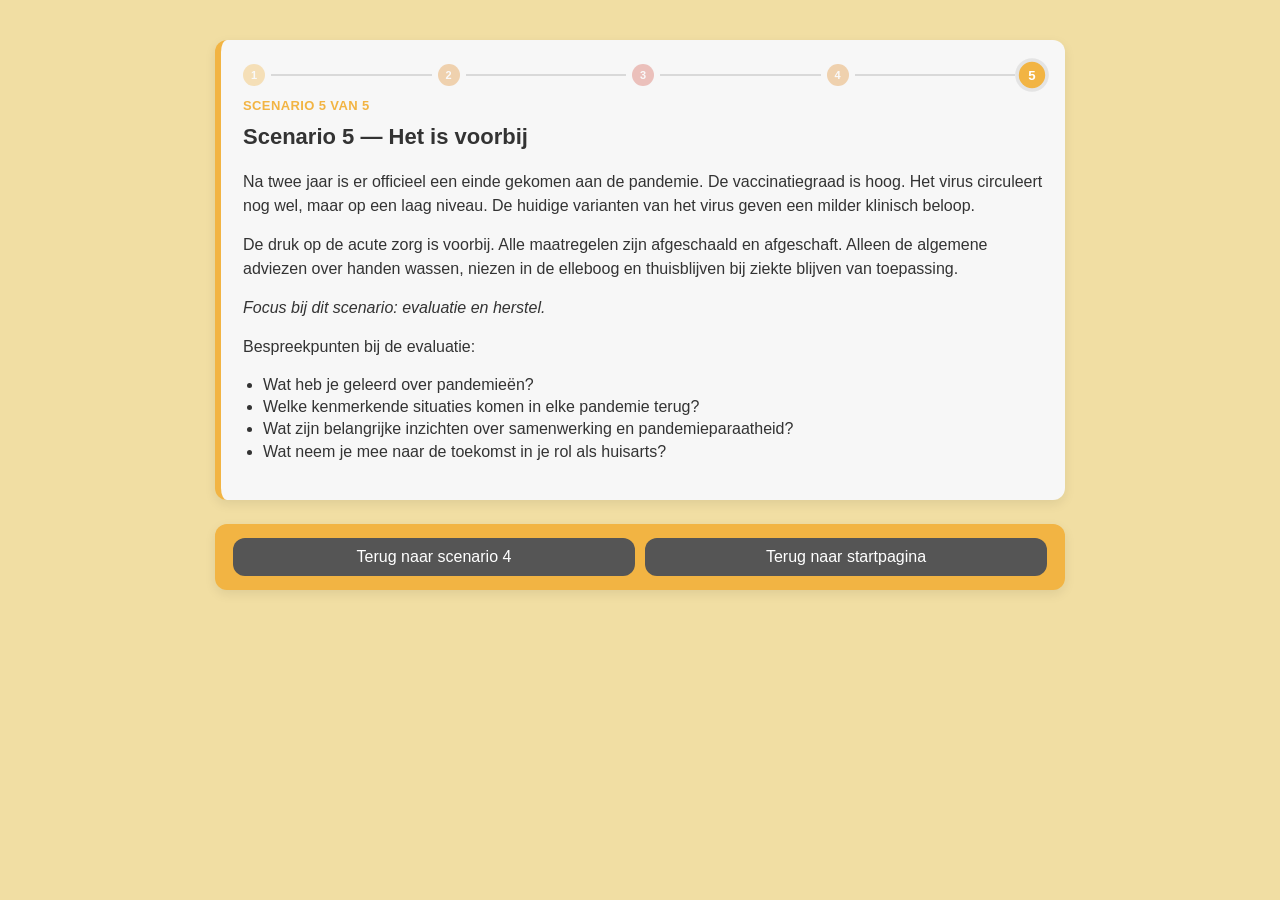
<file: scenario5.html>
<!DOCTYPE html>
<html lang="nl">
<head>
  <meta charset="UTF-8">
  <meta name="viewport" content="width=device-width, initial-scale=1">
  <link rel="icon" type="image/png" href="favicon.png">
  <link rel="apple-touch-icon" href="apple-touch-icon.png">
  <title>Scenario 5 — Het is voorbij</title>

  <style>
    :root { --accent: #f2b443; --bg: #f1dea3; }
  </style>
  <link rel="stylesheet" href="scenario.css">
</head>

<body>

  <div class="main-row single">

    <div class="scenario-card">
      <div class="stepper" aria-hidden="true">
        <span class="step step-1">1</span>
        <span class="connector"></span>
        <span class="step step-2">2</span>
        <span class="connector"></span>
        <span class="step step-3">3</span>
        <span class="connector"></span>
        <span class="step step-4">4</span>
        <span class="connector"></span>
        <span class="step step-5 current">5</span>
      </div>
      <p class="progress">Scenario 5 van 5</p>
      <h1>Scenario 5 — Het is voorbij</h1>

      <p>
        Na twee jaar is er officieel een einde gekomen aan de pandemie. De vaccinatiegraad
        is hoog. Het virus circuleert nog wel, maar op een laag niveau. De huidige varianten
        van het virus geven een milder klinisch beloop.
      </p>

      <p>
        De druk op de acute zorg is voorbij. Alle maatregelen zijn afgeschaald en afgeschaft.
        Alleen de algemene adviezen over handen wassen, niezen in de elleboog en thuisblijven
        bij ziekte blijven van toepassing.
      </p>

      <p><em>Focus bij dit scenario: evaluatie en herstel.</em></p>

      <p>Bespreekpunten bij de evaluatie:</p>

      <ul>
        <li>Wat heb je geleerd over pandemieën?</li>
        <li>Welke kenmerkende situaties komen in elke pandemie terug?</li>
        <li>Wat zijn belangrijke inzichten over samenwerking en pandemieparaatheid?</li>
        <li>Wat neem je mee naar de toekomst in je rol als huisarts?</li>
      </ul>
    </div>

  </div>

  <!-- Navigatie -->
  <div class="nav-card">
    <div class="back-row">
      <a class="back-button" href="scenario4.html">Terug naar scenario 4</a>
      <a class="back-button" href="index.html">Terug naar startpagina</a>
    </div>
  </div>

</body>
</html>
</file>
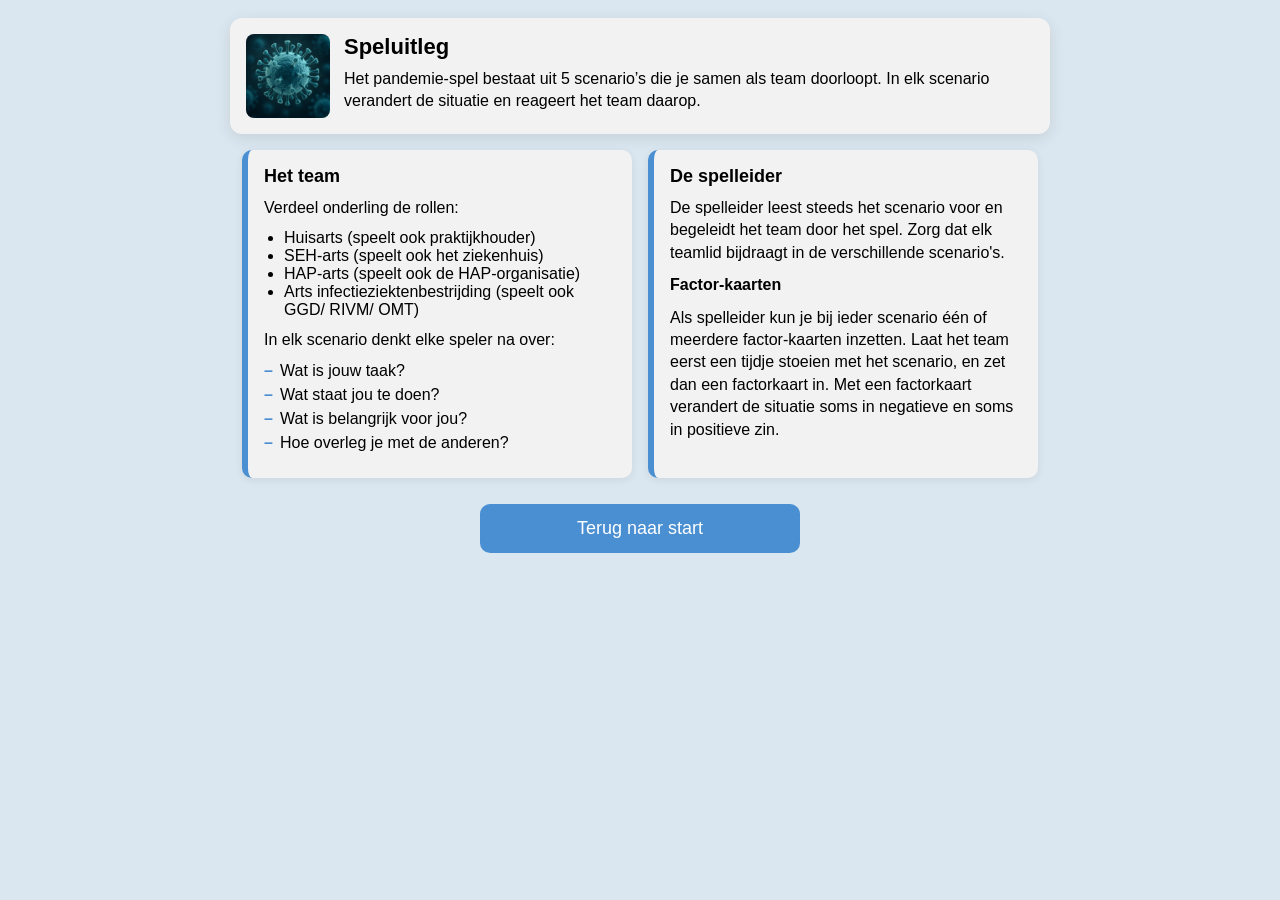
<file: uitleg.html>
<!DOCTYPE html>
<html lang="nl">
<head>
  <meta charset="UTF-8">
  <meta name="viewport" content="width=device-width, initial-scale=1.0">
  <link rel="icon" type="image/png" href="favicon.png">
  <link rel="apple-touch-icon" href="apple-touch-icon.png">
  <title>Speluitleg</title>

  <style>
    * { box-sizing: border-box; }

    body {
      font-family: Arial, sans-serif;
      background-color: #dbe7f0;
      margin: 0;
      padding: 18px;
      display: flex;
      flex-direction: column;
      align-items: center;
      gap: 16px;
      animation: fadein 0.35s ease;
    }

    @keyframes fadein {
      from { opacity: 0; }
      to { opacity: 1; }
    }

    /* Hoofd kader bovenaan */
    .main-info {
      background: #f2f2f2;
      width: 100%;
      max-width: 820px;
      padding: 16px;
      border-radius: 12px;
      box-shadow: 0 4px 15px rgba(0,0,0,0.1);
      display: flex;
      align-items: flex-start;
      gap: 14px;
      text-align: left;
    }

    .main-info img {
      width: 84px;
      height: auto;
      border-radius: 8px;
      flex-shrink: 0;
    }

    .main-info h1 {
      font-size: 22px;
      margin: 0 0 8px 0;
    }

    .main-info p {
      margin: 0;
      line-height: 1.4;
    }

    .small-cards-container {
      width: 100%;
      max-width: 820px;
      display: flex;
      gap: 16px;
      justify-content: center;
      flex-wrap: wrap; /* op mobiel onder elkaar */
    }

    .subcard {
      background: #f2f2f2;
      border-left: 6px solid #4a8fd1;
      padding: 16px;
      border-radius: 10px;
      box-shadow: 0 2px 8px rgba(0,0,0,0.08);
      width: 100%;
      max-width: 390px;
      text-align: left;
    }

    .subcard h2 {
      font-size: 18px;
      margin: 0 0 8px 0;
    }

    .subcard p {
      margin: 10px 0;
      line-height: 1.4;
    }

    ul {
      padding-left: 20px;
      margin: 10px 0;
    }

    /* Let op: jouw list-style-type met '- ' werkt niet overal consistent.
       Daarom laten we het hier standaard; als je per se streepjes wilt kan dat ook, maar dan met ::before. */
    .dash-list {
      list-style: none;
      padding-left: 0;
      margin-left: 0;
    }
    .dash-list li {
      margin: 6px 0;
      padding-left: 16px;
      position: relative;
    }
    .dash-list li::before {
      content: "–";
      position: absolute;
      left: 0;
      color: #4a8fd1;
      font-weight: bold;
    }

    .btn {
      display: block;
      width: 100%;
      max-width: 320px;
      padding: 14px 16px;
      font-size: 18px;
      cursor: pointer;
      background-color: #4a8fd1;
      border: none;
      color: white;
      text-decoration: none;
      text-align: center;
      border-radius: 10px;
      margin: 10px 0 6px;
    }

    .btn:hover,
    .btn:active {
      background-color: #3c7db5;
    }

    /* Kleine schermen: net wat ruimere typografie */
    @media (max-width: 480px) {
      body { padding: 14px; }
      .main-info { padding: 14px; }
      .main-info img { width: 74px; }
      .main-info h1 { font-size: 21px; }
      .btn { font-size: 18px; }
    }
  </style>
</head>

<body>

  <div class="main-info">
    <img src="afb1virus.jpg" alt="Virus">
    <div>
      <h1>Speluitleg</h1>
      <p>
        Het pandemie-spel bestaat uit 5 scenario’s die je samen als team doorloopt.
        In elk scenario verandert de situatie en reageert het team daarop.
      </p>
    </div>
  </div>

  <div class="small-cards-container">

    <div class="subcard">
      <h2>Het team</h2>
      <p>Verdeel onderling de rollen:</p>
      <ul>
        <li>Huisarts (speelt ook praktijkhouder)</li>
        <li>SEH-arts (speelt ook het ziekenhuis)</li>
        <li>HAP-arts (speelt ook de HAP-organisatie)</li>
        <li>Arts infectieziektenbestrijding (speelt ook GGD/ RIVM/ OMT)</li>
      </ul>

      <p>In elk scenario denkt elke speler na over:</p>
      <ul class="dash-list">
        <li>Wat is jouw taak?</li>
        <li>Wat staat jou te doen?</li>
        <li>Wat is belangrijk voor jou?</li>
        <li>Hoe overleg je met de anderen?</li>
      </ul>
    </div>

    <div class="subcard">
      <h2>De spelleider</h2>
      <p>
        De spelleider leest steeds het scenario voor en begeleidt het team door het spel.
        Zorg dat elk teamlid bijdraagt in de verschillende scenario's.
      </p>

      <p><strong>Factor-kaarten</strong></p>
      <p>
        Als spelleider kun je bij ieder scenario één of meerdere factor-kaarten inzetten.
        Laat het team eerst een tijdje stoeien met het scenario, en zet dan een factorkaart in.
        Met een factorkaart verandert de situatie soms in negatieve en soms in positieve zin.
      </p>
    </div>

  </div>

  <a class="btn" href="index.html">Terug naar start</a>

</body>
</html>
</file>
<file: factorkaarten.css>
/* =========================
   Gedeelde styling voor factor_scenario1.html t/m factor_scenario4.html
   ========================= */

* { box-sizing: border-box; }

body {
  font-family: Arial, sans-serif;
  background-color: var(--bg, #dbe7f0);
  margin: 0;
  padding: 40px 20px;
  display: flex;
  flex-direction: column;
  align-items: center;
  color: #333;
  animation: fadein 0.35s ease;
}

@keyframes fadein {
  from { opacity: 0; }
  to { opacity: 1; }
}

.intro-card {
  background: #ffffff;
  width: 100%;
  max-width: 650px;
  padding: 28px 28px;
  border-radius: 12px;
  box-shadow: 0 4px 12px rgba(0,0,0,0.08);
  margin-bottom: 28px;
  border-left: 6px solid var(--accent, #4a8fd1);
}

.intro-content {
  display: flex;
  justify-content: space-between;
  align-items: center;
  gap: 16px;
  flex-wrap: wrap;
}

.intro-text { flex: 1; }

.intro-title {
  font-size: 24px;
  margin-top: 0;
  margin-bottom: 10px;
  text-align: left;
}

.intro-paragraph {
  font-size: 16px;
  line-height: 1.5;
  margin: 0;
  text-align: left;
}

.intro-image {
  width: 90px;
  height: auto;
  flex-shrink: 0;
  border-radius: 12px;
}

#dice {
  cursor: pointer;
  transition: transform 0.15s ease;
  box-shadow: 0 4px 12px rgba(0,0,0,0.15);
  border-radius: 18px;
}

#dice:hover {
  transform: scale(1.06);
}

#dice:focus-visible {
  outline: 3px solid var(--accent, #4a8fd1);
  outline-offset: 2px;
}

#dice.rolling {
  animation: dice-roll 0.6s ease;
}

#dice .pip {
  fill: #2b3a4a;
  opacity: 0;
  transition: opacity 0.15s ease;
}

#dice .pip.show {
  opacity: 1;
}

@keyframes dice-roll {
  0%   { transform: rotate(0deg) scale(1); }
  30%  { transform: rotate(120deg) scale(1.15); }
  60%  { transform: rotate(240deg) scale(1.15); }
  100% { transform: rotate(360deg) scale(1); }
}

.card {
  transition: box-shadow 0.3s ease, transform 0.3s ease, opacity 0.3s ease, filter 0.3s ease;
}

.card.highlight {
  box-shadow: 0 0 0 4px var(--accent, #4a8fd1), 0 10px 24px rgba(0,0,0,0.2);
  transform: scale(1.03) translateY(-2px);
  position: relative;
  z-index: 1;
}

.card.dimmed {
  opacity: 0.4;
  filter: grayscale(60%);
  transform: scale(0.98);
}

.grid {
  display: grid;
  grid-template-columns: repeat(auto-fit, minmax(280px, 1fr));
  gap: 20px;
  width: 100%;
  max-width: 1100px;
}

.card {
  background: #f7f7f7;
  padding: 18px 18px 16px;
  border-radius: 12px;
  box-shadow: 0 4px 12px rgba(0,0,0,0.08);
  border-left: 6px solid #cccccc;
}

.card-header {
  font-weight: bold;
  margin-bottom: 8px;
}

.card-header span.nr {
  font-weight: bold;
  margin-right: 6px;
}

.pos {
  border-left-color: #6abf69;
  background: #f1faf1;
}

.neg {
  border-left-color: #d65b4f;
  background: #fff5f4;
}

/* Niet alleen kleur: ook een +/- teken, zodat het onderscheid
   ook zonder kleurwaarneming (bv. kleurenblindheid) te zien is. */
.pos .card-header::before {
  content: "+ ";
  color: #2f7d33;
  font-weight: bold;
}

.neg .card-header::before {
  content: "\2212 "; /* minteken */
  color: #a83a2f;
  font-weight: bold;
}

.card p {
  margin: 0;
  line-height: 1.5;
  font-size: 14px;
  text-align: left;
}

.nav-card {
  margin-top: 30px;
  padding: 0;
  border-radius: 12px;
  width: 100%;
  max-width: 700px;
  box-shadow: none;
}

.back-row {
  display: flex;
  justify-content: center;
  gap: 12px;
}

/* Alleen de terugknop, niet alle buttons */
.back-button {
  display: inline-block;
  padding: 10px 15px;
  font-size: 16px;
  cursor: pointer;
  background-color: var(--accent, #4a8fd1);
  border: none;
  color: white;
  text-decoration: none;
  border-radius: 8px;
  width: 200px;
  margin-top: 20px;
  text-align: center;
}

.back-button:hover {
  filter: brightness(0.88);
}

/* =========================
   MOBIEL
   ========================= */
@media (max-width: 700px) {
  body {
    padding: 18px 12px;
  }

  .intro-card {
    padding: 18px;
    margin-bottom: 18px;
  }

  .intro-content {
    flex-direction: column;
    align-items: flex-start;
  }

  .intro-title {
    font-size: 20px;
    margin-bottom: 8px;
  }

  .intro-paragraph {
    font-size: 16px;
  }

  .intro-image {
    width: 70px;
    margin-top: 10px;
  }

  .grid {
    grid-template-columns: 1fr; /* 1 kolom op mobiel */
    gap: 14px;
  }

  .card {
    padding: 16px;
  }

  .card p {
    font-size: 15px; /* iets groter voor mobiel */
  }

  .back-row {
    flex-direction: column;
  }

  .back-button {
    width: 100%;
    max-width: 420px;
    min-height: 48px;
  }
}
</file>
<file: style.css>
/* =========================
   Centrale styling (rollen)
   ========================= */

* { box-sizing: border-box; }

html, body {
  width: 100%;
  margin: 0;
  padding: 0;
}

body {
  font-family: Arial, sans-serif;
  background-color: #eceeef; /* neutraal lichtgrijs, detoneert niet met scenariokleuren */
  color: #333333;
  padding: 18px;

  display: flex;
  flex-direction: column;
  align-items: center;

  animation: fadein 0.35s ease;
}

@keyframes fadein {
  from { opacity: 0; }
  to { opacity: 1; }
}

/* De kaart met inhoud (rollen) */
.card {
  background: #f7f7f7;
  border-left: 6px solid #9aa0a6;

  width: 100%;
  max-width: 700px;

  padding: 20px;
  border-radius: 12px;
  box-shadow: 0 4px 12px rgba(0,0,0,0.08);
}

/* Koppen/tekst */
h1 {
  font-size: 22px;
  margin: 0 0 16px 0;
  line-height: 1.25;
}

.subhead {
  font-size: 16px;
  font-weight: bold;
  margin: 14px 0 6px 0;
}

p { margin: 0 0 12px 0; line-height: 1.5; }

ul {
  padding-left: 20px;
  margin: 6px 0 12px 0;
  line-height: 1.5;
}

/* Navigatieblok onderaan */
.nav-card {
  width: 100%;
  max-width: 700px;
  margin-top: 16px;

  display: flex;
  justify-content: center;
}

/* Knoppen */
button {
  width: 100%;
  max-width: 320px;

  padding: 14px 16px;
  font-size: 18px;

  cursor: pointer;
  background-color: var(--accent, #6b7280); /* kleurt mee met het scenario waar je vandaan komt */
  border: none;
  color: white;
  border-radius: 10px;
}

/* Mobiel: “hover” werkt niet betrouwbaar, active wel */
button:active {
  filter: brightness(0.88);
}

/* Kleine schermen */
@media (max-width: 480px) {
  body { padding: 14px; }
  .card { padding: 18px; }
  h1 { font-size: 21px; }
  button { max-width: 100%; }
}
</file>
<file: scenario.css>
/* =========================
   Gedeelde styling voor scenario1.html t/m scenario5.html
   Kleurthema per scenario wordt gezet via CSS-variabelen
   (--accent, --bg) in een klein <style>-blokje in elke pagina.
   ========================= */

* { box-sizing: border-box; }

body {
  font-family: Arial, sans-serif;
  background-color: var(--bg);
  margin: 0;
  padding: 40px 20px;
  display: flex;
  flex-direction: column;
  align-items: center;
  gap: 24px;
  color: #333;
}

.main-row {
  display: flex;
  flex-direction: row;
  gap: 20px;
  align-items: flex-start;
  width: 100%;
  max-width: 1300px;
}

/* Scenario's zonder rollenkaart (bv. scenario 5) centreren de kaart */
.main-row.single {
  justify-content: center;
}

.scenario-card {
  background: #f7f7f7;
  border-left: 6px solid var(--accent);
  width: 850px;
  max-width: 100%;
  padding: 24px 22px 22px;
  border-radius: 12px;
  box-shadow: 0 4px 12px rgba(0,0,0,0.08);
}

.roles-card {
  background: #f7f7f7;
  width: 420px;
  max-width: 100%;
  padding: 18px 18px 20px;
  border-radius: 12px;
  box-shadow: 0 4px 12px rgba(0,0,0,0.08);
  border-left: 6px solid var(--accent);
}

/* Korte spelinstructie bovenaan scenario 1, voor wie de speluitleg oversloeg */
.howto-box {
  background: rgba(0,0,0,0.035);
  border-left: 4px solid var(--accent);
  border-radius: 8px;
  padding: 10px 14px;
  margin: 0 0 16px 0;
  font-size: 14px;
  line-height: 1.5;
}

.howto-box a {
  color: var(--accent);
  font-weight: bold;
}

.progress {
  font-size: 13px;
  font-weight: bold;
  color: var(--accent);
  text-transform: uppercase;
  letter-spacing: 0.03em;
  margin: 0 0 8px 0;
}

/* Stappenbalk: 5 stappen, elk in de kleur van dat scenario */
.stepper {
  display: flex;
  align-items: center;
  gap: 6px;
  margin: 0 0 10px 0;
}

.stepper .step {
  width: 22px;
  height: 22px;
  min-width: 22px;
  border-radius: 50%;
  display: flex;
  align-items: center;
  justify-content: center;
  font-size: 11px;
  font-weight: bold;
  color: #ffffff;
  opacity: 0.35;
  transition: opacity 0.2s ease, transform 0.2s ease;
}

.stepper .step.current {
  opacity: 1;
  transform: scale(1.2);
  box-shadow: 0 0 0 3px rgba(0,0,0,0.08);
}

.stepper .connector {
  flex: 1;
  height: 2px;
  min-width: 8px;
  background: rgba(0,0,0,0.12);
}

.stepper .step-1 { background-color: #f2b443; }
.stepper .step-2 { background-color: #e28b28; }
.stepper .step-3 { background-color: #d65b4f; }
.stepper .step-4 { background-color: #e28b28; }
.stepper .step-5 { background-color: #f2b443; }

/* Zachte overgang bij het laden van elke pagina */
body {
  animation: fadein 0.35s ease;
}

@keyframes fadein {
  from { opacity: 0; }
  to { opacity: 1; }
}

h1 {
  font-size: 22px;
  margin: 0 0 20px 0;
  text-align: left;
}

p {
  text-align: left;
  line-height: 1.5;
  margin: 0 0 15px 0;
}

ul {
  text-align: left;
  padding-left: 20px;
  margin: 0 0 15px 0;
  line-height: 1.4;
}

.roles-card p strong {
  font-size: 16px;
}

/* Navigatie: rolknoppen, spelleiderknop, terugknoppen (allemaal <a>) */
.role-btn,
.spelleider-btn,
.back-button {
  display: block;
  padding: 10px 15px;
  font-size: 16px;
  cursor: pointer;
  border: none;
  color: white;
  text-decoration: none;
  border-radius: 12px;
  width: 100%;
  margin-top: 12px;
  text-align: center;
}

.role-btn { background-color: var(--accent); }
.spelleider-btn { background-color: #555555; }

.role-btn:hover,
.role-btn:active,
.spelleider-btn:hover,
.spelleider-btn:active {
  filter: brightness(0.88);
}

.nav-card {
  background: var(--accent);
  width: 850px;
  max-width: 100%;
  padding: 14px 18px;
  border-radius: 12px;
  box-shadow: 0 4px 12px rgba(0,0,0,0.08);
}

.back-row {
  display: flex;
  justify-content: space-between;
  gap: 10px;
}

.back-button {
  flex: 1;
  margin-top: 0;
  background-color: #555555;
}

.back-button:hover,
.back-button:active {
  filter: brightness(0.88);
}

/* =========================
   MOBIEL
   ========================= */
@media (max-width: 900px) {
  body {
    padding: 18px 12px;
    gap: 16px;
  }

  .main-row {
    flex-direction: column;
    gap: 16px;
  }

  .scenario-card,
  .roles-card,
  .nav-card {
    width: 100%;
  }

  .role-btn,
  .spelleider-btn,
  .back-button {
    min-height: 48px;
    font-size: 16px;
  }

  .back-row {
    flex-direction: column;
  }
}
</file>
